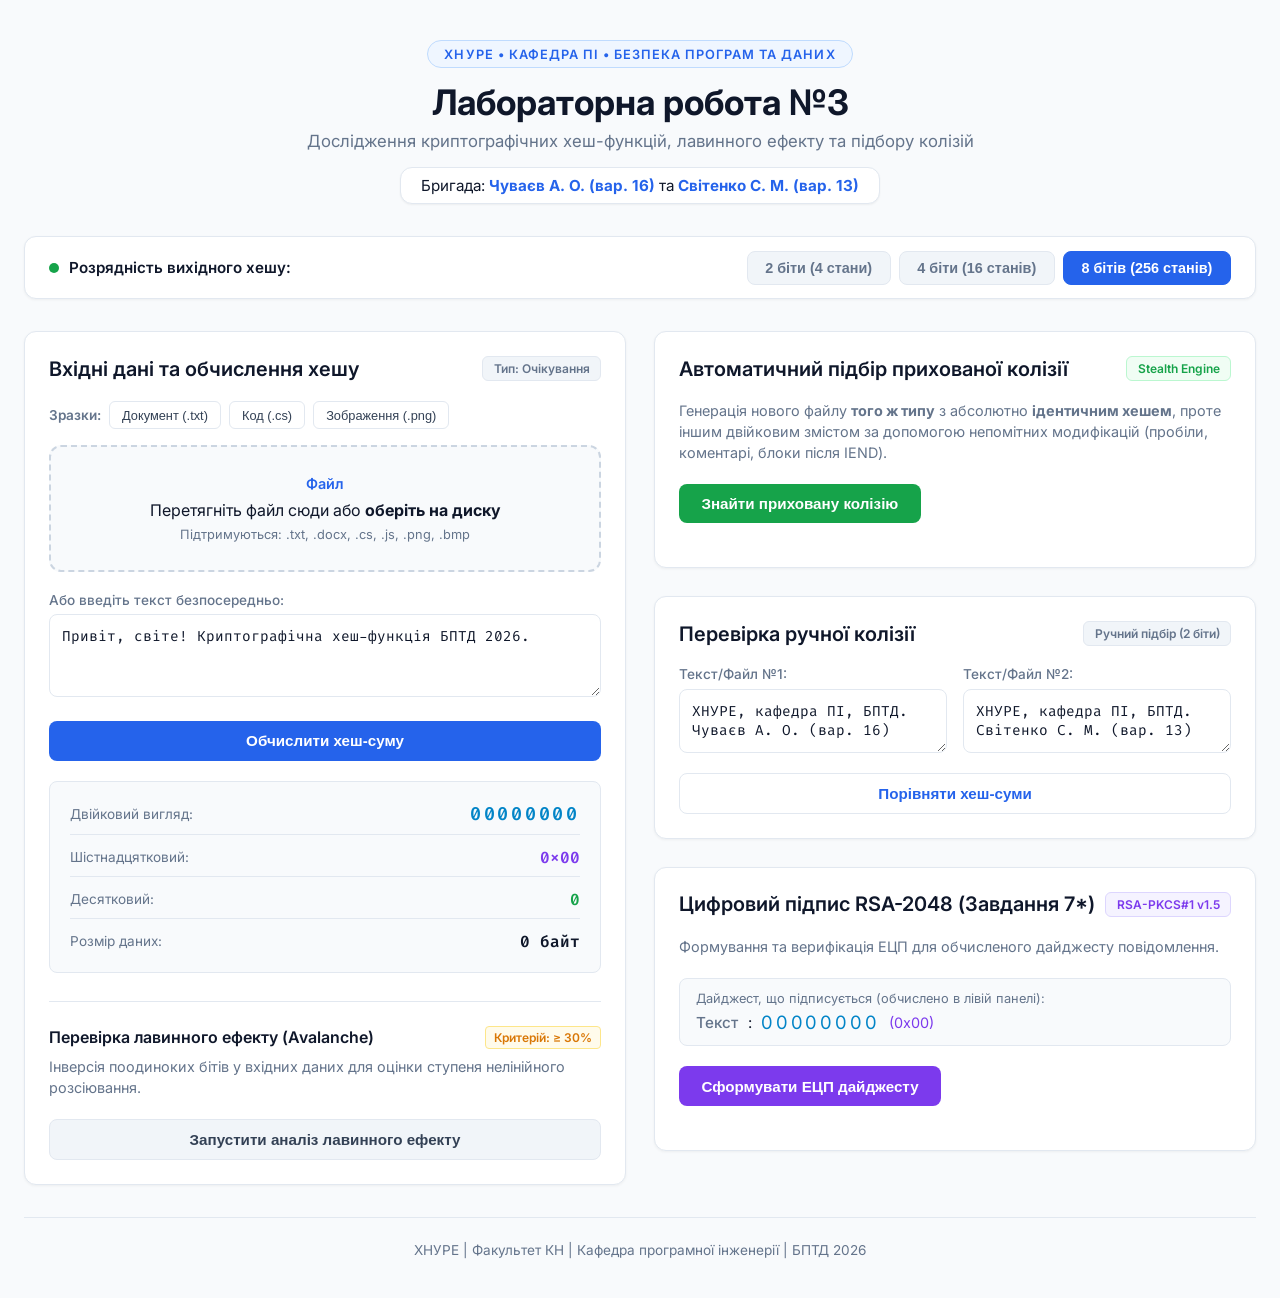
<file: lab3/src/client/index.html>
<!DOCTYPE html>
<html lang="uk">
<head>
    <meta charset="UTF-8">
    <meta name="viewport" content="width=device-width, initial-scale=1.0">
    <title>Лабораторна робота №3 — Хеш-функції та аналіз колізій</title>
    <link rel="stylesheet" href="style.css">
    <link rel="preconnect" href="https://fonts.googleapis.com">
    <link rel="preconnect" href="https://fonts.gstatic.com" crossorigin>
    <link href="https://fonts.googleapis.com/css2?family=Fira+Code:wght@400;500;600&family=Inter:wght@400;500;600;700&display=swap" rel="stylesheet">
</head>
<body>
    <div class="cyber-background"></div>

    <div class="container">
        <!-- Header -->
        <header class="cyber-header">
            <div class="header-badge">ХНУРЕ • Кафедра ПІ • Безпека програм та даних</div>
            <h1>Лабораторна робота №3</h1>
            <p class="subtitle">Дослідження криптографічних хеш-функцій, лавинного ефекту та підбору колізій</p>
            <div class="authors-badge">
                <span>Бригада: <strong>Чуваєв А. О. (вар. 16)</strong> та <strong>Світенко С. М. (вар. 13)</strong></span>
            </div>
        </header>

        <!-- Bit Length Selector Toolbar -->
        <section class="toolbar-section">
            <div class="toolbar-label">
                <span class="pulse-dot"></span>
                <span>Розрядність вихідного хешу:</span>
            </div>
            <div class="bit-selector">
                <button class="bit-btn" data-bits="2">2 біти (4 стани)</button>
                <button class="bit-btn" data-bits="4">4 біти (16 станів)</button>
                <button class="bit-btn active" data-bits="8">8 бітів (256 станів)</button>
            </div>
        </section>

        <!-- Main Workspace Grid -->
        <div class="workspace-grid">
            <!-- Left Column: Input and Hash Computation -->
            <div class="panel card">
                <div class="card-header">
                    <h2>Вхідні дані та обчислення хешу</h2>
                    <span class="badge" id="detectedTypeBadge">Тип: Очікування</span>
                </div>

                <div class="samples-bar">
                    <span class="bar-title">Зразки:</span>
                    <button class="sample-btn" id="loadDocBtn">Документ (.txt)</button>
                    <button class="sample-btn" id="loadCodeBtn">Код (.cs)</button>
                    <button class="sample-btn" id="loadImgBtn">Зображення (.png)</button>
                </div>

                <div class="drop-zone" id="dropZone">
                    <input type="file" id="fileInput" class="file-input" />
                    <div class="drop-prompt">
                        <span class="upload-icon">Файл</span>
                        <p>Перетягніть файл сюди або <strong>оберіть на диску</strong></p>
                        <span class="file-meta" id="fileMetaInfo">Підтримуються: .txt, .docx, .cs, .js, .png, .bmp</span>
                    </div>
                </div>

                <div class="text-input-wrap">
                    <label for="textInput">Або введіть текст безпосередньо:</label>
                    <textarea id="textInput" rows="3" placeholder="Введіть довільний текст для хешування..."></textarea>
                </div>

                <button class="cyber-btn primary-btn" id="computeHashBtn">
                    Обчислити хеш-суму
                </button>

                <!-- Hash Results Card -->
                <div class="result-display" id="hashResultBox">
                    <div class="res-row">
                        <span class="res-label">Двійковий вигляд:</span>
                        <span class="res-value bit-val" id="resBitString">00000000</span>
                    </div>
                    <div class="res-row">
                        <span class="res-label">Шістнадцятковий:</span>
                        <span class="res-value hex-val" id="resHex">0x00</span>
                    </div>
                    <div class="res-row">
                        <span class="res-label">Десятковий:</span>
                        <span class="res-value dec-val" id="resDec">0</span>
                    </div>
                    <div class="res-row">
                        <span class="res-label">Розмір даних:</span>
                        <span class="res-value" id="resSize">0 байт</span>
                    </div>
                </div>

                <!-- Avalanche Effect Test -->
                <div class="avalanche-block">
                    <div class="avalanche-header">
                        <h3>Перевірка лавинного ефекту (Avalanche)</h3>
                        <span class="criterion-badge">Критерій: &ge; 30%</span>
                    </div>
                    <p class="section-desc">Інверсія поодиноких бітів у вхідних даних для оцінки ступеня нелінійного розсіювання.</p>
                    <button class="cyber-btn secondary-btn" id="testAvalancheBtn">Запустити аналіз лавинного ефекту</button>
                    
                    <div class="progress-wrap" id="avalancheWrap" style="display:none;">
                        <div class="progress-bar-bg">
                            <div class="progress-bar-fill" id="avalancheFill"></div>
                        </div>
                        <div class="avalanche-stats" id="avalancheStats">...</div>
                    </div>
                </div>
            </div>

            <!-- Right Column: Collisions & RSA Signature -->
            <div class="right-stack">
                <!-- Stealth Collision Panel -->
                <div class="panel card">
                    <div class="card-header">
                        <h2>Автоматичний підбір прихованої колізії</h2>
                        <span class="badge badge-stealth">Stealth Engine</span>
                    </div>
                    <p class="section-desc">
                        Генерація нового файлу <strong>того ж типу</strong> з абсолютно <strong>ідентичним хешем</strong>, 
                        проте іншим двійковим змістом за допомогою непомітних модифікацій (пробіли, коментарі, блоки після IEND).
                    </p>

                    <div class="auto-actions">
                        <button class="cyber-btn success-btn" id="findCollisionBtn">
                            Знайти приховану колізію
                        </button>
                        <button class="cyber-btn download-btn" id="downloadCollidedBtn" style="display:none;">
                            Завантажити колізійний файл
                        </button>
                    </div>

                    <div class="collision-result" id="collisionResultBox" style="display:none;">
                        <div class="collision-badge" id="collisionStatusBadge">Колізія знайдена</div>
                        <div class="collision-info" id="collisionDetails"></div>
                    </div>
                </div>

                <!-- Manual Collision Verification Panel -->
                <div class="panel card">
                    <div class="card-header">
                        <h2>Перевірка ручної колізії</h2>
                        <span class="badge">Ручний підбір (2 біти)</span>
                    </div>
                    <div class="dual-inputs">
                        <div class="input-col">
                            <label>Текст/Файл №1:</label>
                            <textarea id="manualText1" rows="2" placeholder="Текст варіанту 16..."></textarea>
                        </div>
                        <div class="input-col">
                            <label>Текст/Файл №2:</label>
                            <textarea id="manualText2" rows="2" placeholder="Текст варіанту 13..."></textarea>
                        </div>
                    </div>
                    <button class="cyber-btn outline-btn" id="verifyManualBtn">Порівняти хеш-суми</button>
                    <div class="manual-verif-result" id="manualVerifResult" style="display:none;"></div>
                </div>

                <!-- RSA Digital Signature (Extra Task 7*) -->
                <div class="panel card">
                    <div class="card-header">
                        <h2>Цифровий підпис RSA-2048 (Завдання 7*)</h2>
                        <span class="badge badge-accent">RSA-PKCS#1 v1.5</span>
                    </div>
                    <p class="section-desc">Формування та верифікація ЕЦП для обчисленого дайджесту повідомлення.</p>
                    
                    <div class="rsa-digest-target" id="rsaTargetInfo">
                        <span class="code-label">Дайджест, що підписується (обчислено в лівій панелі):</span>
                        <div class="target-digest-box">
                            <span class="target-name" id="rsaTargetSource">Текст</span>: 
                            <span class="target-val bit-val" id="rsaTargetDigest">00000000</span>
                            <span class="target-hex hex-val" id="rsaTargetHex">(0x00)</span>
                        </div>
                    </div>

                    <div class="rsa-actions">
                        <button class="cyber-btn rsa-btn" id="signHashBtn">Сформувати ЕЦП дайджесту</button>
                        <button class="cyber-btn verify-btn" id="verifySigBtn" style="display:none;">Верифікувати підпис</button>
                        <button class="cyber-btn tamper-btn" id="tamperSigBtn" style="display:none;">Тест підробки</button>
                    </div>

                    <div class="rsa-output" id="rsaOutputBox" style="display:none;">
                        <div class="code-block">
                            <span class="code-label">Електронний цифровий підпис (Base64):</span>
                            <pre id="signatureVal"></pre>
                        </div>
                        <div class="verification-badge" id="verifBadge"></div>
                    </div>
                </div>
            </div>
        </div>

        <!-- Footer -->
        <footer class="cyber-footer">
            <p>ХНУРЕ | Факультет КН | Кафедра програмної інженерії | БПТД 2026</p>
        </footer>
    </div>

    <script src="client.js"></script>
</body>
</html>
</file>
<file: lab3/src/client/style.css>
:root {
    --bg-dark: #f8fafc;
    --card-bg: #ffffff;
    --card-border: #e2e8f0;
    --card-border-glow: #cbd5e1;
    --primary: #2563eb;
    --primary-glow: rgba(37, 99, 235, 0.15);
    --primary-hover: #1d4ed8;
    --accent: #7c3aed;
    --accent-glow: rgba(124, 58, 237, 0.15);
    --success: #16a34a;
    --success-glow: rgba(22, 163, 74, 0.15);
    --danger: #dc2626;
    --warning: #d97706;
    --text-main: #0f172a;
    --text-muted: #64748b;
    --code-bg: #f8fafc;
    --radius: 12px;
}

* {
    box-sizing: border-box;
    margin: 0;
    padding: 0;
}

body {
    background-color: var(--bg-dark);
    color: var(--text-main);
    font-family: 'Inter', -apple-system, BlinkMacSystemFont, sans-serif;
    min-height: 100vh;
    position: relative;
    overflow-x: hidden;
}

.cyber-background {
    display: none;
}

.container {
    max-width: 1300px;
    margin: 0 auto;
    padding: 2.5rem 1.5rem;
    position: relative;
    z-index: 1;
}

/* Header */
.cyber-header {
    text-align: center;
    margin-bottom: 2rem;
}

.header-badge {
    display: inline-block;
    padding: 0.35rem 1rem;
    font-size: 0.8rem;
    font-weight: 600;
    letter-spacing: 0.08em;
    text-transform: uppercase;
    color: var(--primary);
    background: #eff6ff;
    border: 1px solid #bfdbfe;
    border-radius: 999px;
    margin-bottom: 0.8rem;
}

.cyber-header h1 {
    font-size: 2.2rem;
    font-weight: 700;
    color: var(--text-main);
    margin-bottom: 0.5rem;
}

.cyber-header .subtitle {
    color: var(--text-muted);
    font-size: 1.05rem;
    margin-bottom: 1rem;
}

.authors-badge {
    display: inline-flex;
    align-items: center;
    padding: 0.5rem 1.25rem;
    font-size: 0.95rem;
    color: var(--text-main);
    background: var(--card-bg);
    border: 1px solid var(--card-border);
    border-radius: var(--radius);
    box-shadow: 0 1px 2px rgba(0, 0, 0, 0.05);
}

.authors-badge strong {
    color: var(--primary);
}

/* Toolbar */
.toolbar-section {
    display: flex;
    align-items: center;
    justify-content: space-between;
    background: var(--card-bg);
    border: 1px solid var(--card-border);
    padding: 0.85rem 1.5rem;
    border-radius: var(--radius);
    margin-bottom: 2rem;
    flex-wrap: wrap;
    gap: 1rem;
    box-shadow: 0 1px 3px rgba(0, 0, 0, 0.05);
}

.toolbar-label {
    display: flex;
    align-items: center;
    gap: 0.6rem;
    font-weight: 600;
    font-size: 0.95rem;
    color: var(--text-main);
}

.pulse-dot {
    width: 10px;
    height: 10px;
    background: var(--success);
    border-radius: 50%;
}

.bit-selector {
    display: flex;
    gap: 0.5rem;
}

.bit-btn {
    background: #f1f5f9;
    border: 1px solid var(--card-border);
    color: var(--text-muted);
    padding: 0.5rem 1.1rem;
    border-radius: 8px;
    cursor: pointer;
    font-size: 0.9rem;
    font-weight: 600;
    transition: all 0.2s;
}

.bit-btn:hover {
    border-color: var(--primary);
    color: var(--primary);
}

.bit-btn.active {
    background: var(--primary);
    border-color: var(--primary);
    color: #fff;
}

/* Workspace Grid */
.workspace-grid {
    display: grid;
    grid-template-columns: 1fr 1fr;
    gap: 1.75rem;
    margin-bottom: 2rem;
}

@media (max-width: 950px) {
    .workspace-grid {
        grid-template-columns: 1fr;
    }
}

.card {
    background: var(--card-bg);
    border: 1px solid var(--card-border);
    border-radius: var(--radius);
    padding: 1.5rem;
    box-shadow: 0 1px 3px rgba(0, 0, 0, 0.05);
    transition: border-color 0.3s;
}

.card:hover {
    border-color: var(--card-border-glow);
}

.right-stack {
    display: flex;
    flex-direction: column;
    gap: 1.75rem;
}

.card-header {
    display: flex;
    justify-content: space-between;
    align-items: center;
    margin-bottom: 1.25rem;
}

.card-header h2 {
    font-size: 1.25rem;
    font-weight: 600;
    display: flex;
    align-items: center;
    gap: 0.5rem;
    color: var(--text-main);
}

.badge {
    font-size: 0.75rem;
    padding: 0.25rem 0.65rem;
    border-radius: 6px;
    background: #f1f5f9;
    color: var(--text-muted);
    border: 1px solid #e2e8f0;
    font-weight: 600;
}

.badge-stealth {
    background: #f0fdf4;
    border-color: #bbf7d0;
    color: #16a34a;
}

.badge-accent {
    background: #f5f3ff;
    border-color: #ddd6fe;
    color: #7c3aed;
}

.section-desc {
    color: var(--text-muted);
    font-size: 0.9rem;
    line-height: 1.45;
    margin-bottom: 1.25rem;
}

/* Samples Bar */
.samples-bar {
    display: flex;
    align-items: center;
    gap: 0.5rem;
    margin-bottom: 1rem;
    flex-wrap: wrap;
}

.bar-title {
    font-size: 0.85rem;
    font-weight: 600;
    color: var(--text-muted);
}

.sample-btn {
    background: #ffffff;
    border: 1px solid var(--card-border);
    color: #334155;
    font-size: 0.8rem;
    padding: 0.35rem 0.75rem;
    border-radius: 6px;
    cursor: pointer;
    transition: all 0.2s;
}

.sample-btn:hover {
    background: #f1f5f9;
    border-color: var(--primary);
    color: var(--primary);
}

/* Drop Zone */
.drop-zone {
    border: 2px dashed #cbd5e1;
    border-radius: var(--radius);
    padding: 1.75rem;
    text-align: center;
    cursor: pointer;
    background: #f8fafc;
    position: relative;
    transition: all 0.2s;
    margin-bottom: 1.25rem;
}

.drop-zone:hover, .drop-zone.dragover {
    border-color: var(--primary);
    background: #eff6ff;
}

.file-input {
    position: absolute;
    top: 0;
    left: 0;
    width: 100%;
    height: 100%;
    opacity: 0;
    cursor: pointer;
}

.upload-icon {
    font-size: 0.9rem;
    font-weight: 600;
    color: var(--primary);
    display: block;
    margin-bottom: 0.5rem;
}

.file-meta {
    font-size: 0.8rem;
    color: var(--text-muted);
    display: block;
    margin-top: 0.4rem;
}

/* Text Inputs */
.text-input-wrap {
    margin-bottom: 1.25rem;
}

.text-input-wrap label, .input-col label {
    display: block;
    font-size: 0.85rem;
    font-weight: 500;
    color: var(--text-muted);
    margin-bottom: 0.4rem;
}

textarea {
    width: 100%;
    background: #ffffff;
    border: 1px solid var(--card-border);
    border-radius: 8px;
    padding: 0.75rem;
    color: var(--text-main);
    font-family: 'Fira Code', 'Courier New', monospace;
    font-size: 0.9rem;
    resize: vertical;
    transition: border-color 0.2s;
}

textarea:focus {
    outline: none;
    border-color: var(--primary);
    box-shadow: 0 0 0 2px rgba(37, 99, 235, 0.15);
}

/* Buttons */
.cyber-btn {
    display: inline-flex;
    align-items: center;
    justify-content: center;
    gap: 0.5rem;
    padding: 0.7rem 1.4rem;
    border-radius: 8px;
    font-weight: 600;
    font-size: 0.95rem;
    cursor: pointer;
    transition: all 0.2s;
    border: none;
}

.primary-btn {
    width: 100%;
    background: var(--primary);
    color: #fff;
}

.primary-btn:hover {
    background: var(--primary-hover);
}

.secondary-btn {
    width: 100%;
    background: #f1f5f9;
    border: 1px solid var(--card-border);
    color: #334155;
}

.secondary-btn:hover {
    background: #e2e8f0;
}

.success-btn {
    background: var(--success);
    color: #fff;
}

.success-btn:hover {
    background: #15803d;
}

.download-btn {
    background: #0284c7;
    color: #fff;
}

.download-btn:hover {
    background: #0369a1;
}

.outline-btn {
    width: 100%;
    background: #ffffff;
    border: 1px solid var(--card-border);
    color: var(--primary);
}

.outline-btn:hover {
    background: #f8fafc;
    border-color: var(--primary);
}

.rsa-btn {
    background: var(--accent);
    color: #fff;
}

.rsa-btn:hover {
    background: #6d28d9;
}

.rsa-digest-target {
    background: #f8fafc;
    border: 1px solid var(--card-border);
    border-radius: 8px;
    padding: 0.75rem 1rem;
    margin-bottom: 1.25rem;
}

.target-digest-box {
    display: flex;
    align-items: center;
    gap: 0.6rem;
    margin-top: 0.35rem;
    font-size: 0.95rem;
}

.target-name {
    color: var(--text-muted);
    font-weight: 500;
}

.target-val {
    font-size: 1.1rem;
}

.target-hex {
    font-size: 0.9rem;
}

.verify-btn {
    background: #16a34a;
    color: #fff;
}

.tamper-btn {
    background: #dc2626;
    color: #fff;
}

/* Results Display */
.result-display {
    background: #f8fafc;
    border: 1px solid var(--card-border);
    border-radius: 8px;
    padding: 1.25rem;
    margin-top: 1.25rem;
    display: flex;
    flex-direction: column;
    gap: 0.75rem;
}

.res-row {
    display: flex;
    justify-content: space-between;
    align-items: center;
    border-bottom: 1px solid #e2e8f0;
    padding-bottom: 0.5rem;
}

.res-row:last-child {
    border-bottom: none;
    padding-bottom: 0;
}

.res-label {
    font-size: 0.85rem;
    color: var(--text-muted);
}

.res-value {
    font-family: 'Fira Code', 'Courier New', monospace;
    font-weight: 600;
}

.bit-val {
    color: #0284c7;
    letter-spacing: 0.15em;
    font-size: 1.15rem;
}

.hex-val {
    color: #7c3aed;
}

.dec-val {
    color: #16a34a;
}

/* Avalanche block */
.avalanche-block {
    margin-top: 1.75rem;
    padding-top: 1.5rem;
    border-top: 1px solid var(--card-border);
}

.avalanche-header {
    display: flex;
    justify-content: space-between;
    align-items: center;
    margin-bottom: 0.5rem;
}

.avalanche-header h3 {
    font-size: 1rem;
    font-weight: 600;
    color: var(--text-main);
}

.criterion-badge {
    font-size: 0.75rem;
    font-weight: 600;
    color: #d97706;
    background: #fffbeb;
    border: 1px solid #fde68a;
    padding: 0.2rem 0.5rem;
    border-radius: 4px;
}

.progress-wrap {
    margin-top: 1rem;
}

.progress-bar-bg {
    width: 100%;
    height: 14px;
    background: #e2e8f0;
    border-radius: 999px;
    overflow: hidden;
    border: 1px solid var(--card-border);
    margin-bottom: 0.5rem;
}

.progress-bar-fill {
    height: 100%;
    background: linear-gradient(90deg, #2563eb, #16a34a);
    width: 0%;
    transition: width 0.6s cubic-bezier(0.4, 0, 0.2, 1);
}

.avalanche-stats {
    font-size: 0.85rem;
    color: var(--text-muted);
    font-family: 'Fira Code', 'Courier New', monospace;
}

/* Right Stack Specifics */
.auto-actions, .rsa-actions {
    display: flex;
    gap: 0.75rem;
    margin-bottom: 1.25rem;
    flex-wrap: wrap;
}

.collision-result {
    background: #f0fdf4;
    border: 1px solid #bbf7d0;
    border-radius: 8px;
    padding: 1rem;
}

.collision-badge {
    font-size: 0.8rem;
    font-weight: 700;
    color: #16a34a;
    text-transform: uppercase;
    letter-spacing: 0.05em;
    margin-bottom: 0.5rem;
}

.collision-info {
    font-size: 0.85rem;
    line-height: 1.5;
    color: #334155;
    font-family: 'Fira Code', 'Courier New', monospace;
}

.dual-inputs {
    display: grid;
    grid-template-columns: 1fr 1fr;
    gap: 1rem;
    margin-bottom: 1rem;
}

.manual-verif-result {
    margin-top: 1rem;
    padding: 0.85rem;
    border-radius: 8px;
    font-size: 0.9rem;
    line-height: 1.45;
}

.manual-verif-result.match {
    background: #f0fdf4;
    border: 1px solid #bbf7d0;
    color: #166534;
}

.manual-verif-result.mismatch {
    background: #fef2f2;
    border: 1px solid #fecaca;
    color: #991b1b;
}

.code-block {
    margin-bottom: 0.85rem;
}

.code-label {
    display: block;
    font-size: 0.8rem;
    color: var(--text-muted);
    margin-bottom: 0.3rem;
}

pre {
    background: #f8fafc;
    border: 1px solid var(--card-border);
    border-radius: 8px;
    padding: 0.75rem;
    font-family: 'Fira Code', 'Courier New', monospace;
    font-size: 0.75rem;
    color: #0f172a;
    overflow-x: auto;
    word-break: break-all;
    white-space: pre-wrap;
    max-height: 120px;
}

.verification-badge {
    padding: 0.65rem 1rem;
    border-radius: 8px;
    font-size: 0.9rem;
    font-weight: 600;
    text-align: center;
}

.verification-badge.valid {
    background: #f0fdf4;
    border: 1px solid #bbf7d0;
    color: #166534;
}

.verification-badge.invalid {
    background: #fef2f2;
    border: 1px solid #fecaca;
    color: #991b1b;
}

/* Footer */
.cyber-footer {
    text-align: center;
    color: var(--text-muted);
    font-size: 0.85rem;
    border-top: 1px solid var(--card-border);
    padding-top: 1.5rem;
}
</file>
